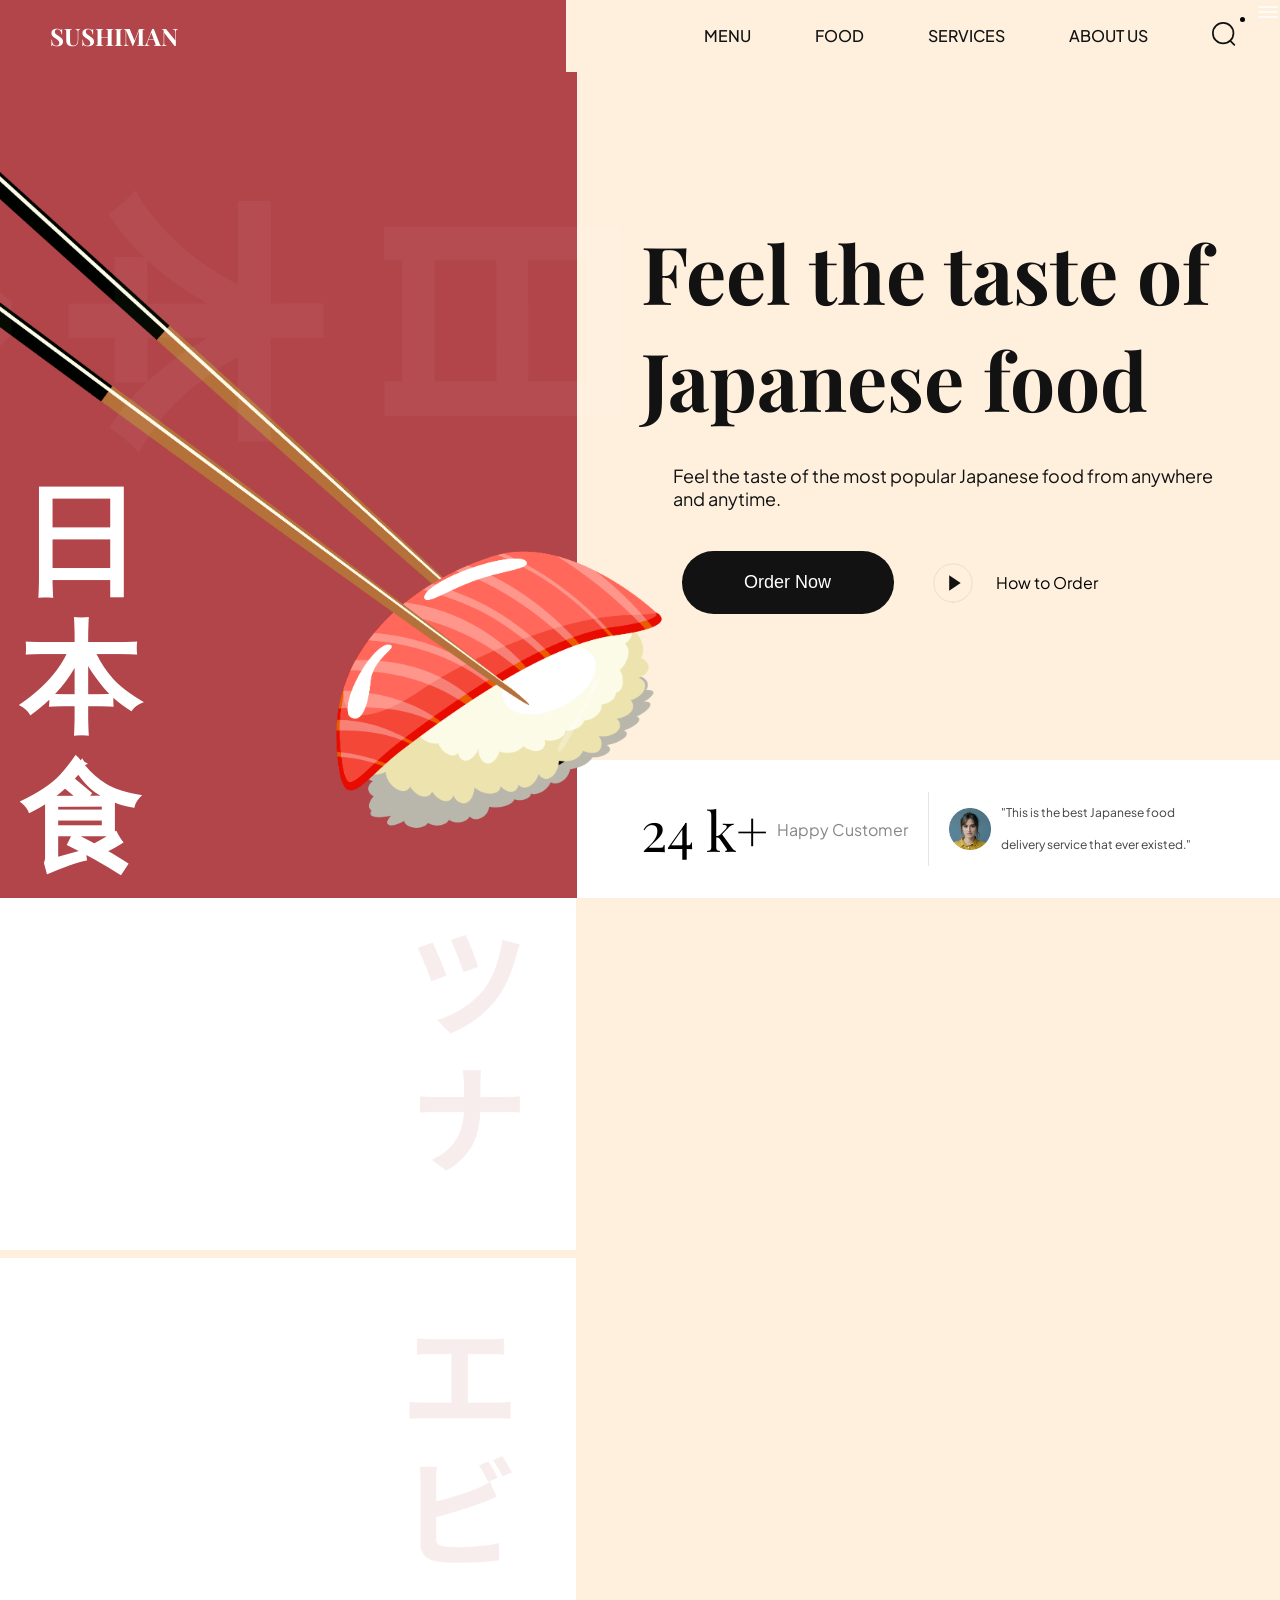
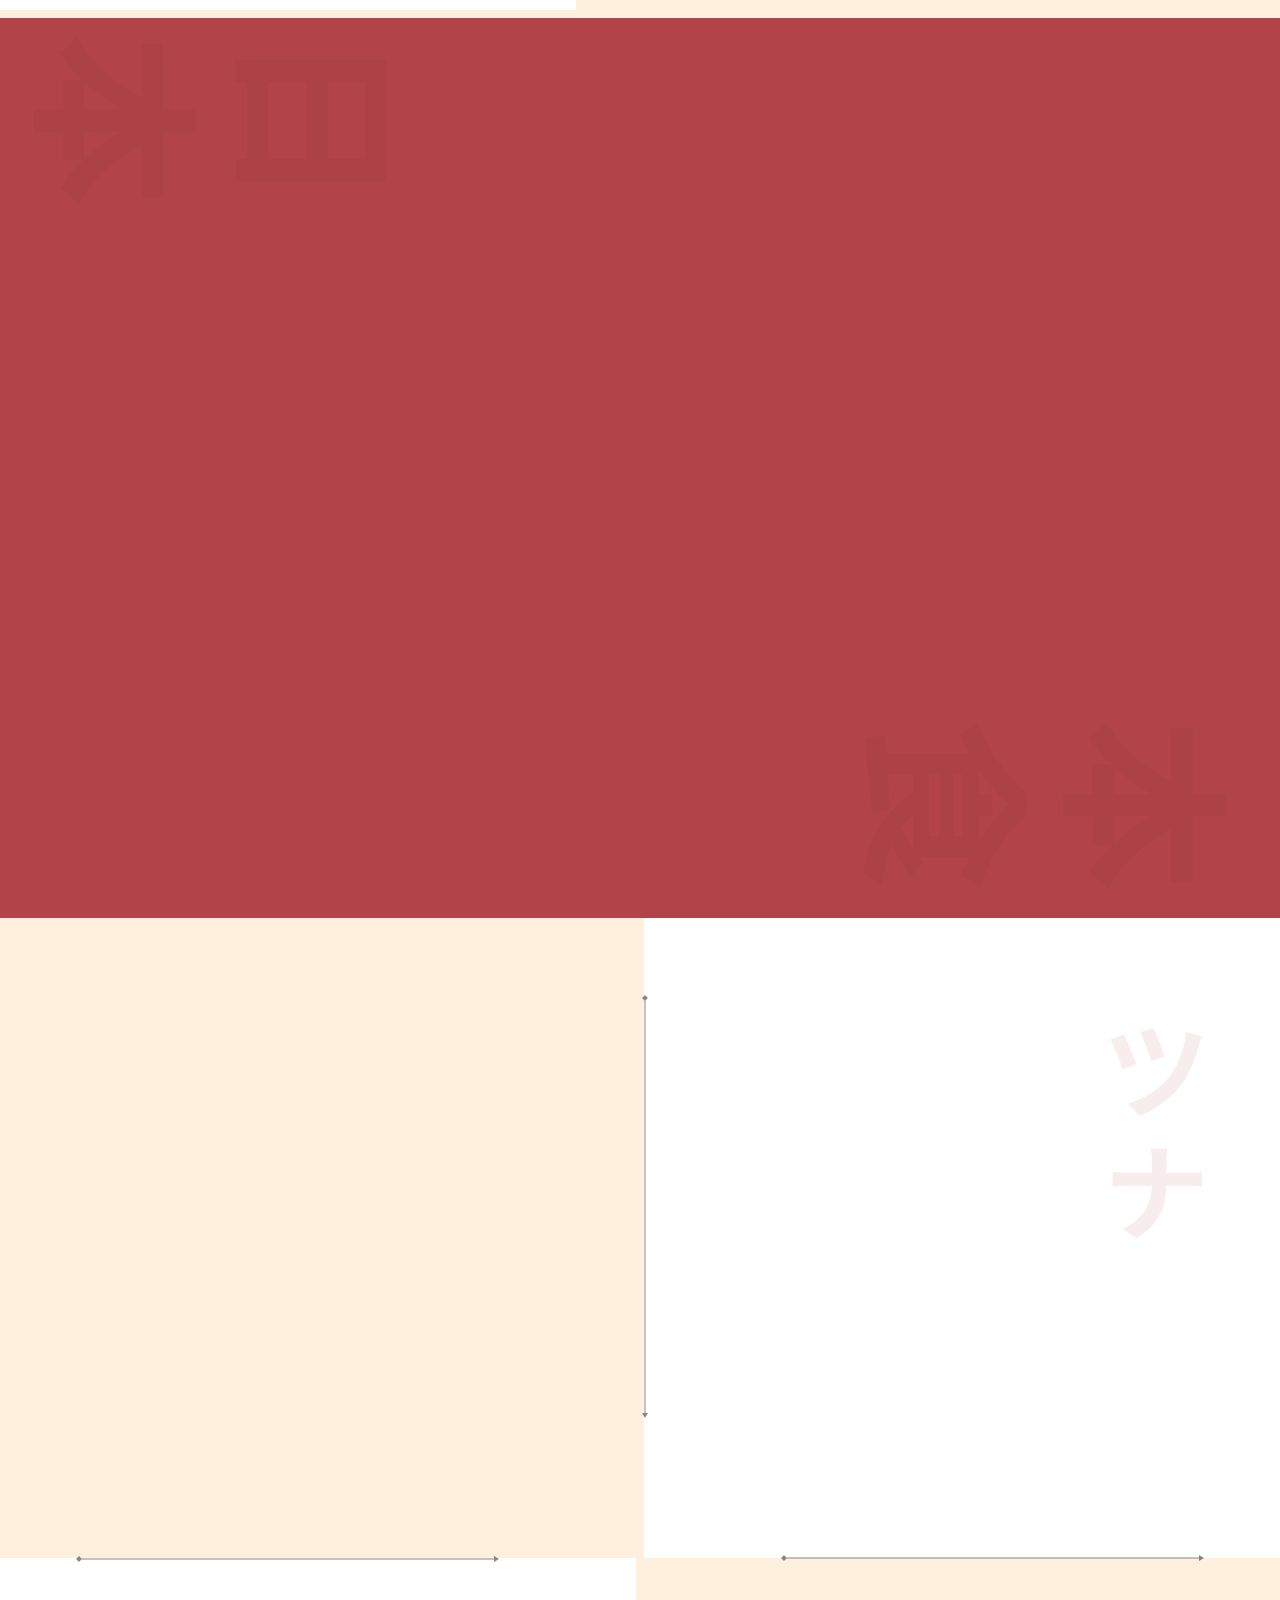
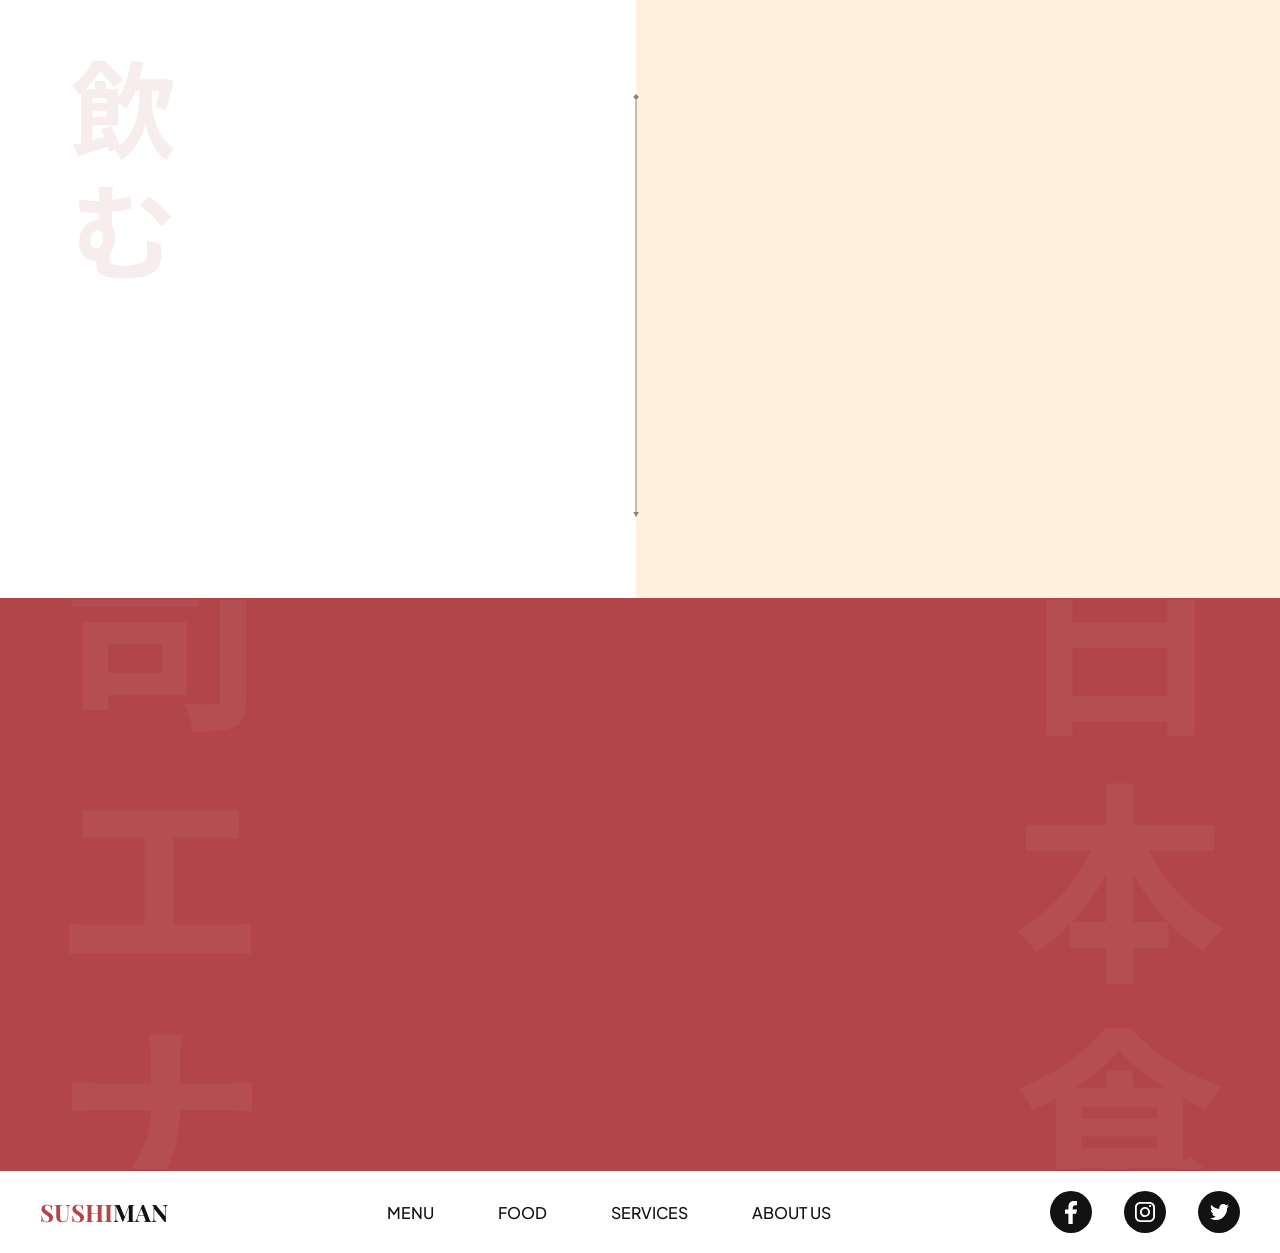
<file: index.html>
<!DOCTYPE html>
<html lang="en">
	<head>
		<meta charset="UTF-8" />
		<link rel="icon" type="image/svg+xml" href="/vite.svg" />
		<meta name="viewport" content="width=device-width, initial-scale=1.0" />
		<link rel="icon" type="image/png" href="./public/sushi.png" />
		<link rel="stylesheet" href="./css/style.css" />
		<link rel="stylesheet" href="https://unpkg.com/aos@next/dist/aos.css" />

		<title>Sushi</title>
	</head>
	<body>
		<header>
			<nav class="header__nav">
				<div class="header__logo">
					<div class="header__logo-overlay"></div>
					<h4 data-aos="fade-down">Sushiman</h4>
				</div>
				<ul class="header__menu" data-aos="fade-down">
					<li>
						<a href="#menu">Menu</a>
					</li>
					<li>
						<a href="#food">Food</a>
					</li>
					<li>
						<a href="#services">Services</a>
					</li>
					<li>
						<a href="#about-us">About Us</a>
					</li>
					<li>
						<img src="assets/search.svg" alt="search" />
					</li>
				</ul>
				<ul class="header__menu-moblie" data-aos="fade-down">
					<li><img src="assets/menu.svg" alt="menu" /></li>
				</ul>
			</nav>
		</header>
		<section class="hero">
			<div class="hero-image">
				<img src="assets/sushi-1.png" alt="sushi" data-aos="fade-up" />
				<h2 data-aos="fade-up">
					日<br />
					本<br />
					食<br />
				</h2>
				<div class="hero-image__overlay"></div>
			</div>
			<div class="hero-content">
				<div class="hero-content-info" data-aos="fade-left">
					<h1>Feel the taste of Japanese food</h1>
					<p>
						Feel the taste of the most popular Japanese food from anywhere and
						anytime.
					</p>

					<div class="hero-content__buttons">
						<button class="hero-content__order-button">Order Now</button>
						<button class="hero-content__play-button">
							<img src="assets/play-circle.svg" alt="play" />
							How to Order
						</button>
					</div>
				</div>

				<div class="hero-content__testimonial" data-aos="fade-up">
					<div class="hero-content__customer flex-center">
						<h4>24 <span>k+</span></h4>
						<p>Happy Customer</p>
					</div>

					<div class="hero-content__review">
						<img src="assets/user.png" alt="user" />
						<p>
							"This is the best Japanese food delivery service that ever
							existed."
						</p>
					</div>
				</div>
			</div>
		</section>
		<section class="about-us" id="about-us">
			<div class="about-us__image">
				<div class="about-us__image-sushi3">
					<img src="assets/sushi-3.png" alt="sushi" data-aos="fade-right" />
				</div>

				<button class="about-us__button" data-aos="zoom-out-left">
					Learn More
					<img src="assets/arrow-up-right.svg" alt="learn more" />
				</button>

				<div class="about-us__image-sushi2">
					<img src="assets/sushi-2.png" alt="sushi" data-aos="fade-right" />
				</div>
			</div>
			<div class="about-us__content" data-aos="fade-left">
				<p class="sushi__subtitle">About Us / 私たちに関しては</p>
				<h3 class="sushi_title">
					Our mission is to bring true Japanese flavours to you.
				</h3>
				<br />
				<p class="sushi__decription" data-aos="fade">
					We will continue to provide the experience of Omitenashi,the Japanese
					mindset of hospitality,with our shopping and dining for our customer
				</p>
			</div>
		</section>

		<section class="popular-foods" id="menu">
			<h2 class="popular-foods__title" data-aos="flip-up">
				Popular Food / 人気
			</h2>

			<div
				class="popular-foods__filters sushi__hide-scrollbar"
				data-aos="fade-up"
			>
				<button class="popular-foods__filter-btn active">All</button>
				<button class="popular-foods__filter-btn">
					<img src="./assets/sushi-9.png" alt="sushi 9" />
					Sushi
				</button>
				<button class="popular-foods__filter-btn">
					<img src="./assets/sushi-8.png" alt="sushi 9" />
					Ramen</button
				><button class="popular-foods__filter-btn">
					<img src="./assets/sushi-7.png" alt="sushi 9" />
					Udon</button
				><button class="popular-foods__filter-btn">
					<img src="./assets/sushi-6.png" alt="sushi 9" />
					Danggo
				</button>
				<button class="popular-foods__filter-btn">Other</button>
			</div>

			<div class="popular-foods__catalogue">
				<!-- javascript -->
				<article class="popular-foods__card" data-aos="fade-up">
					<img
						src="assets/sushi-12.png"
						alt="sushi-12"
						class="popular-foods__card-image"
						data-aos="zoom-out-right"
					/>
					<h4 class="popular-foods__card-title" data-aos="flip-down">
						hezu Sushi
					</h4>

					<div class="popular-foods__card-details flex-between">
						<div class="popular-foods__card-rating">
							<img src="assets/star.svg" alt="star" data-aos="flip-up" />
							<p>4.9</p>
						</div>
						<p class="popular-foods__card-price">$21.00</p>
					</div>
				</article>

				<article class="popular-foods__card active-card" data-aos="fade-down">
					<img
						src="assets/sushi-11.png"
						alt="sushi-10"
						class="popular-foods__card-image"
						data-aos="zoom-in-down"
					/>
					<h4 class="popular-foods__card-title" data-aos="flip-up">
						Original Sushi
					</h4>

					<div class="popular-foods__card-details flex-between">
						<div class="popular-foods__card-rating">
							<img src="assets/star.svg" alt="star" data-aos="flip-up" />
							<p>4.7</p>
						</div>
						<p class="popular-foods__card-price">$20.00</p>
					</div>
				</article>
				<article class="popular-foods__card" data-aos="fade-up">
					<img
						src="assets/sushi-10.png"
						alt="sushi-11"
						class="popular-foods__card-image"
						data-aos="zoom-out-left"
					/>
					<h4 class="popular-foods__card-title" data-aos="flip-down">
						Ramen Sushi
					</h4>

					<div class="popular-foods__card-details flex-between">
						<div class="popular-foods__card-rating">
							<img src="assets/star.svg" alt="star" data-aos="flip-up" />
							<p>4.7</p>
						</div>
						<p class="popular-foods__card-price">$15.00</p>
					</div>
				</article>
			</div>
			<button class="popular-foods__button" data-aos="flip-right">
				Explore Food
				<img src="assets/arrow-right.svg" alt="arrow-right" />
			</button>
		</section>

		<section class="trending" id="food">
			<section class="trending-sushi">
				<div class="trending__content" data-aos="fade-right">
					<p class="sushi__subtitle">What's Trending / トレンド</p>
					<h3 class="sushi__title">Japanese Sushi</h3>
					<p class="sushi__description">
						Feel the taste of the most delicious Sushi here.
					</p>
					<ul class="trending__list flex-between">
						<li>
							<div class="trending__icon flex-center">
								<img src="assets/check.svg" alt="check" />
							</div>
							<p>Make Sushi</p>
						</li>
						<li>
							<div class="trending__icon flex-center">
								<img src="assets/check.svg" alt="check" />
							</div>
							<p>Oshizushi</p>
						</li>
						<li>
							<div class="trending__icon flex-center">
								<img src="assets/check.svg" alt="check" />
							</div>
							<p>Uramaki Sushi</p>
						</li>
						<li>
							<div class="trending__icon flex-center">
								<img src="assets/check.svg" alt="check" />
							</div>
							<p>Nigiri Sushi</p>
						</li>
						<li>
							<div class="trending__icon flex-center">
								<img src="assets/check.svg" alt="check" />
							</div>
							<p>Temaki Sushi</p>
						</li>
						<li>
							<div class="trending__icon flex-center">
								<img src="assets/check.svg" alt="check" />
							</div>
							<p>Inari Sushi</p>
						</li>
					</ul>
				</div>

				<div class="trending__image flex-center">
					<img src="assets/sushi-5.png" alt="sushi-5" data-aos="fade-left" />

					<div class="trending__arrow trending__arrow-left">
						<img src="assets/arrow-vertical.svg" alt="arrow arrow-vertical" />
					</div>
					<div class="trending__arrow trending__arrow-bottom">
						<img
							src="assets/arrow-horizontal.svg"
							alt="arrow arrow-horizontal"
						/>
					</div>
				</div>
			</section>
			<div class="trending__discover" data-aos="zoom-in">
				<p>Discover</p>
			</div>
			<section class="trending-drinks">
				<div class="trending__image flex-center">
					<img src="assets/sushi-4.png" alt="sushi-4" data-aos="fade-right" />

					<div class="trending__arrow trending__arrow-top">
						<img
							src="assets/arrow-horizontal.svg"
							alt="arrow arrow-horizontal"
						/>
					</div>
					<div class="trending__arrow trending__arrow-right">
						<img src="assets/arrow-vertical.svg" alt="arrow arrow-vertical" />
					</div>
				</div>
				<div class="trending__content" data-aos="fade-left">
					<p class="sushi__subtitle">What's Trending / トレンド</p>
					<h3 class="sushi__title">Japanese Drink</h3>
					<p class="sushi__description">
						Feel the taste of the most delicious Sushi here. and japense drink
						here.
					</p>
					<ul class="trending__list flex-between">
						<li>
							<div class="trending__icon flex-center">
								<img src="assets/check.svg" alt="check" />
							</div>
							<p>Oruncha</p>
						</li>
						<li>
							<div class="trending__icon flex-center">
								<img src="assets/check.svg" alt="check" />
							</div>
							<p>Aojiru</p>
						</li>
						<li>
							<div class="trending__icon flex-center">
								<img src="assets/check.svg" alt="check" />
							</div>
							<p>Kombu-cha</p>
						</li>
						<li>
							<div class="trending__icon flex-center">
								<img src="assets/check.svg" alt="check" />
							</div>
							<p>Sakura Tea</p>
						</li>
						<li>
							<div class="trending__icon flex-center">
								<img src="assets/check.svg" alt="check" />
							</div>
							<p>Ofujucha</p>
						</li>
						<li>
							<div class="trending__icon flex-center">
								<img src="assets/check.svg" alt="check" />
							</div>
							<p>Mugicha</p>
						</li>
					</ul>
				</div>
			</section>
		</section>

		<section class="subscription flex-center" id="services">
			<h2 data-aos="flip-down">Get Offers Stright to your Inbox</h2>
			<p data-aos="fade-up">Sign up for the Sushiman Newsletter</p>

			<div class="subscription__form" data-aos="fade-up">
				<input type="text" placeholder="enter your email address" />
				<button>Get Started</button>
			</div>
		</section>

		<footer class="footer flex-between">
			<h3 class="footer__logo"><span>Sushi</span>man</h3>

			<ul class="footer__nav">
				<li><a href="#menu">Menu</a></li>
				<li><a href="#food">Food</a></li>
				<li><a href="#services">Services</a></li>
				<li><a href="#about-us">About Us</a></li>
			</ul>

			<ul class="footer__social">
				<li class="flex-center">
					<a class="flex-center" href="https://www.facebook.com/yash.warpe.35">
						<img src="assets/facebook.svg" alt="facebook" />
					</a>
				</li>
				<li class="flex-center">
					<a
						class="flex-center"
						href="https://www.instagram.com/yash_varpe.05/"
					>
						<img src="assets/instagram.svg" alt="instagram" />
					</a>
				</li>
				<li class="flex-center">
					<a class="flex-center" href="https://www.twitter.com/">
						<img src="assets/twitter.svg" alt="twitter" />
					</a>
				</li>
			</ul>
		</footer>

		<script src="https://unpkg.com/aos@next/dist/aos.js"></script>
		<script>
			AOS.init({ duration: 1000, offset: 100 });
		</script>
	</body>
</html>
</file>
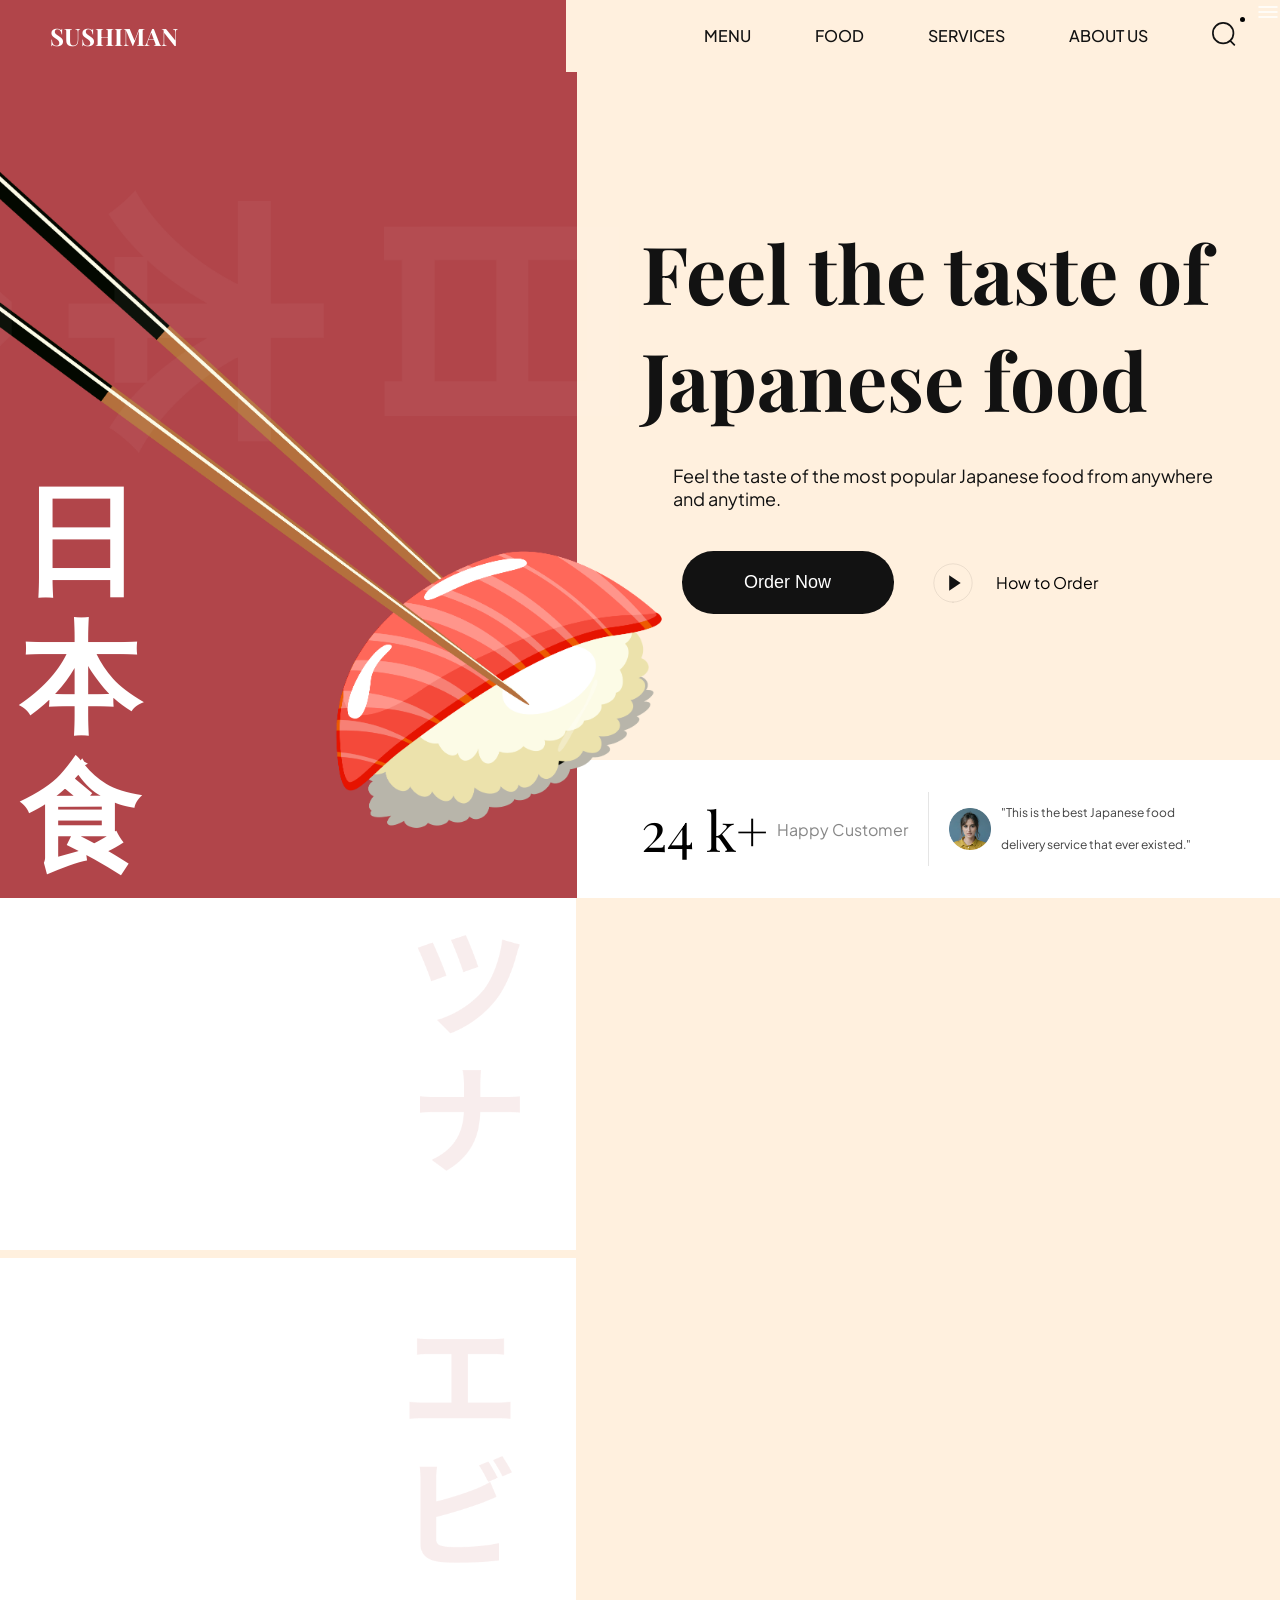
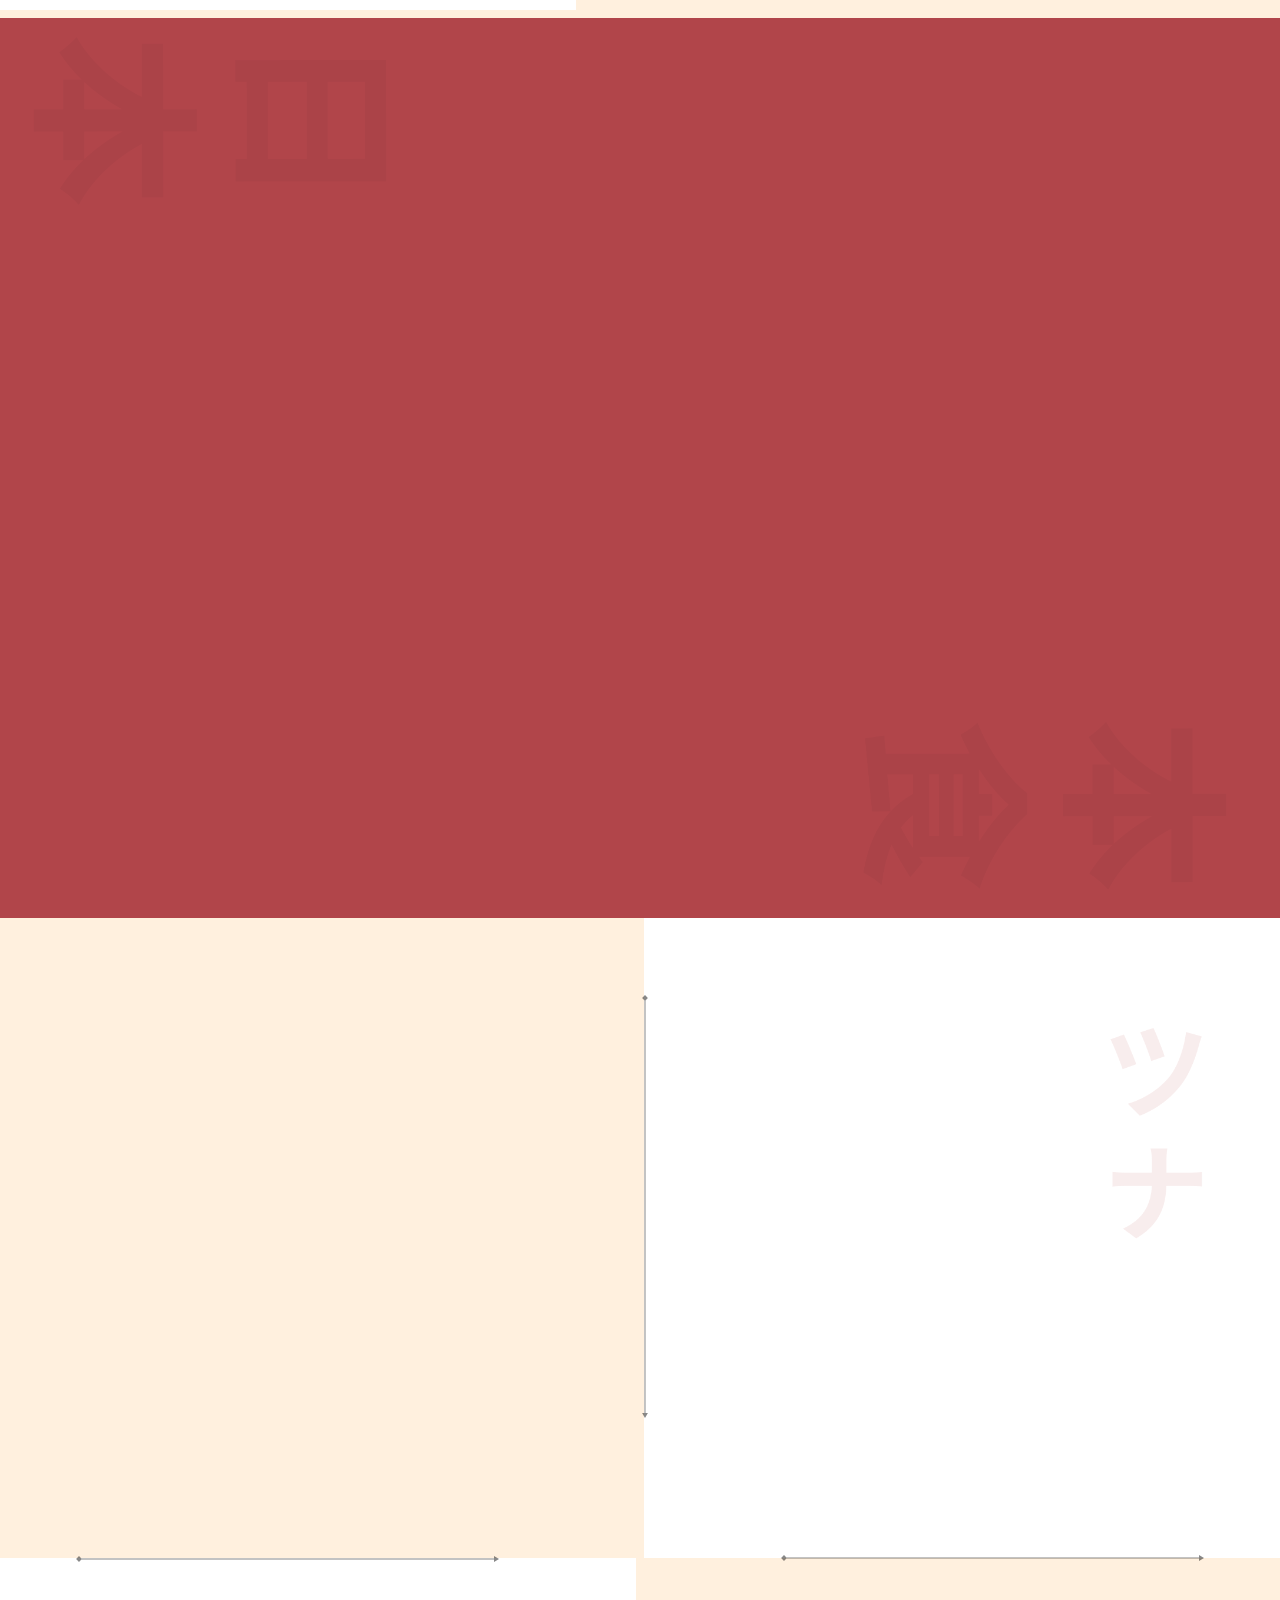
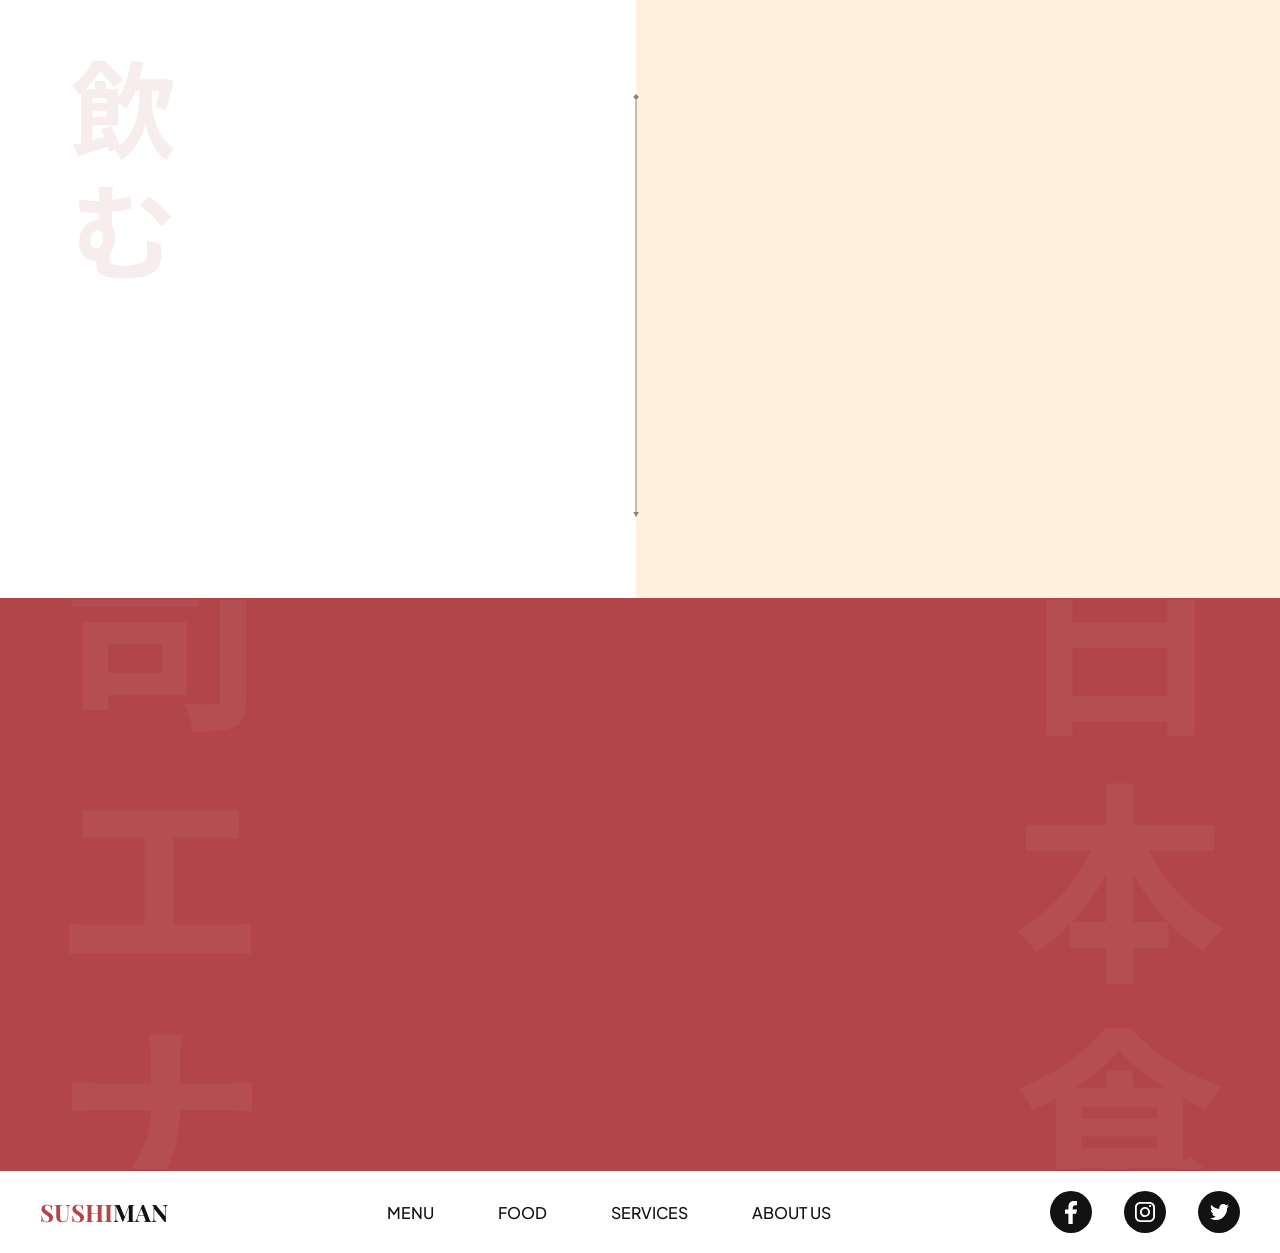
<file: Sushi/index.html>
<!DOCTYPE html>
<html lang="en">
	<head>
		<meta charset="UTF-8" />
		<link rel="icon" type="image/svg+xml" href="/vite.svg" />
		<meta name="viewport" content="width=device-width, initial-scale=1.0" />
		<link rel="icon" type="image/png" href="../Sushi/public/sushi.png" />
		<link rel="stylesheet" href="../Sushi/css/style.css" />
		<link rel="stylesheet" href="https://unpkg.com/aos@next/dist/aos.css" />

		<title>Sushi</title>
	</head>
	<body>
		<header>
			<nav class="header__nav">
				<div class="header__logo">
					<div class="header__logo-overlay"></div>
					<h4 data-aos="fade-down">Sushiman</h4>
				</div>
				<ul class="header__menu" data-aos="fade-down">
					<li>
						<a href="#menu">Menu</a>
					</li>
					<li>
						<a href="#food">Food</a>
					</li>
					<li>
						<a href="#services">Services</a>
					</li>
					<li>
						<a href="#about-us">About Us</a>
					</li>
					<li>
						<img src="assets/search.svg" alt="search" />
					</li>
				</ul>
				<ul class="header__menu-moblie" data-aos="fade-down">
					<li><img src="assets/menu.svg" alt="menu" /></li>
				</ul>
			</nav>
		</header>
		<section class="hero">
			<div class="hero-image">
				<img src="assets/sushi-1.png" alt="sushi" data-aos="fade-up" />
				<h2 data-aos="fade-up">
					日<br />
					本<br />
					食<br />
				</h2>
				<div class="hero-image__overlay"></div>
			</div>
			<div class="hero-content">
				<div class="hero-content-info" data-aos="fade-left">
					<h1>Feel the taste of Japanese food</h1>
					<p>
						Feel the taste of the most popular Japanese food from anywhere and
						anytime.
					</p>

					<div class="hero-content__buttons">
						<button class="hero-content__order-button">Order Now</button>
						<button class="hero-content__play-button">
							<img src="assets/play-circle.svg" alt="play" />
							How to Order
						</button>
					</div>
				</div>

				<div class="hero-content__testimonial" data-aos="fade-up">
					<div class="hero-content__customer flex-center">
						<h4>24 <span>k+</span></h4>
						<p>Happy Customer</p>
					</div>

					<div class="hero-content__review">
						<img src="assets/user.png" alt="user" />
						<p>
							"This is the best Japanese food delivery service that ever
							existed."
						</p>
					</div>
				</div>
			</div>
		</section>
		<section class="about-us" id="about-us">
			<div class="about-us__image">
				<div class="about-us__image-sushi3">
					<img src="assets/sushi-3.png" alt="sushi" data-aos="fade-right" />
				</div>

				<button class="about-us__button" data-aos="zoom-out-left">
					Learn More
					<img src="assets/arrow-up-right.svg" alt="learn more" />
				</button>

				<div class="about-us__image-sushi2">
					<img src="assets/sushi-2.png" alt="sushi" data-aos="fade-right" />
				</div>
			</div>
			<div class="about-us__content" data-aos="fade-left">
				<p class="sushi__subtitle">About Us / 私たちに関しては</p>
				<h3 class="sushi_title">
					Our mission is to bring true Japanese flavours to you.
				</h3>
				<br />
				<p class="sushi__decription" data-aos="fade">
					We will continue to provide the experience of Omitenashi,the Japanese
					mindset of hospitality,with our shopping and dining for our customer
				</p>
			</div>
		</section>

		<section class="popular-foods" id="menu">
			<h2 class="popular-foods__title" data-aos="flip-up">
				Popular Food / 人気
			</h2>

			<div
				class="popular-foods__filters sushi__hide-scrollbar"
				data-aos="fade-up"
			>
				<button class="popular-foods__filter-btn active">All</button>
				<button class="popular-foods__filter-btn">
					<img src="/Sushi/assets/sushi-9.png" alt="sushi 9" />
					Sushi
				</button>
				<button class="popular-foods__filter-btn">
					<img src="/Sushi/assets/sushi-8.png" alt="sushi 9" />
					Ramen</button
				><button class="popular-foods__filter-btn">
					<img src="/Sushi/assets/sushi-7.png" alt="sushi 9" />
					Udon</button
				><button class="popular-foods__filter-btn">
					<img src="/Sushi/assets/sushi-6.png" alt="sushi 9" />
					Danggo
				</button>
				<button class="popular-foods__filter-btn">Other</button>
			</div>

			<div class="popular-foods__catalogue">
				<!-- javascript -->
				<article class="popular-foods__card" data-aos="fade-up">
					<img
						src="assets/sushi-12.png"
						alt="sushi-12"
						class="popular-foods__card-image"
						data-aos="zoom-out-right"
					/>
					<h4 class="popular-foods__card-title" data-aos="flip-down">
						hezu Sushi
					</h4>

					<div class="popular-foods__card-details flex-between">
						<div class="popular-foods__card-rating">
							<img src="assets/star.svg" alt="star" data-aos="flip-up" />
							<p>4.9</p>
						</div>
						<p class="popular-foods__card-price">$21.00</p>
					</div>
				</article>

				<article class="popular-foods__card active-card" data-aos="fade-down">
					<img
						src="assets/sushi-11.png"
						alt="sushi-10"
						class="popular-foods__card-image"
						data-aos="zoom-in-down"
					/>
					<h4 class="popular-foods__card-title" data-aos="flip-up">
						Original Sushi
					</h4>

					<div class="popular-foods__card-details flex-between">
						<div class="popular-foods__card-rating">
							<img src="assets/star.svg" alt="star" data-aos="flip-up" />
							<p>4.7</p>
						</div>
						<p class="popular-foods__card-price">$20.00</p>
					</div>
				</article>
				<article class="popular-foods__card" data-aos="fade-up">
					<img
						src="assets/sushi-10.png"
						alt="sushi-11"
						class="popular-foods__card-image"
						data-aos="zoom-out-left"
					/>
					<h4 class="popular-foods__card-title" data-aos="flip-down">
						Ramen Sushi
					</h4>

					<div class="popular-foods__card-details flex-between">
						<div class="popular-foods__card-rating">
							<img src="assets/star.svg" alt="star" data-aos="flip-up" />
							<p>4.7</p>
						</div>
						<p class="popular-foods__card-price">$15.00</p>
					</div>
				</article>
			</div>
			<button class="popular-foods__button" data-aos="flip-right">
				Explore Food
				<img src="assets/arrow-right.svg" alt="arrow-right" />
			</button>
		</section>

		<section class="trending" id="food">
			<section class="trending-sushi">
				<div class="trending__content" data-aos="fade-right">
					<p class="sushi__subtitle">What's Trending / トレンド</p>
					<h3 class="sushi__title">Japanese Sushi</h3>
					<p class="sushi__description">
						Feel the taste of the most delicious Sushi here.
					</p>
					<ul class="trending__list flex-between">
						<li>
							<div class="trending__icon flex-center">
								<img src="assets/check.svg" alt="check" />
							</div>
							<p>Make Sushi</p>
						</li>
						<li>
							<div class="trending__icon flex-center">
								<img src="assets/check.svg" alt="check" />
							</div>
							<p>Oshizushi</p>
						</li>
						<li>
							<div class="trending__icon flex-center">
								<img src="assets/check.svg" alt="check" />
							</div>
							<p>Uramaki Sushi</p>
						</li>
						<li>
							<div class="trending__icon flex-center">
								<img src="assets/check.svg" alt="check" />
							</div>
							<p>Nigiri Sushi</p>
						</li>
						<li>
							<div class="trending__icon flex-center">
								<img src="assets/check.svg" alt="check" />
							</div>
							<p>Temaki Sushi</p>
						</li>
						<li>
							<div class="trending__icon flex-center">
								<img src="assets/check.svg" alt="check" />
							</div>
							<p>Inari Sushi</p>
						</li>
					</ul>
				</div>

				<div class="trending__image flex-center">
					<img src="assets/sushi-5.png" alt="sushi-5" data-aos="fade-left" />

					<div class="trending__arrow trending__arrow-left">
						<img src="assets/arrow-vertical.svg" alt="arrow arrow-vertical" />
					</div>
					<div class="trending__arrow trending__arrow-bottom">
						<img
							src="assets/arrow-horizontal.svg"
							alt="arrow arrow-horizontal"
						/>
					</div>
				</div>
			</section>
			<div class="trending__discover" data-aos="zoom-in">
				<p>Discover</p>
			</div>
			<section class="trending-drinks">
				<div class="trending__image flex-center">
					<img src="assets/sushi-4.png" alt="sushi-4" data-aos="fade-right" />

					<div class="trending__arrow trending__arrow-top">
						<img
							src="assets/arrow-horizontal.svg"
							alt="arrow arrow-horizontal"
						/>
					</div>
					<div class="trending__arrow trending__arrow-right">
						<img src="assets/arrow-vertical.svg" alt="arrow arrow-vertical" />
					</div>
				</div>
				<div class="trending__content" data-aos="fade-left">
					<p class="sushi__subtitle">What's Trending / トレンド</p>
					<h3 class="sushi__title">Japanese Drink</h3>
					<p class="sushi__description">
						Feel the taste of the most delicious Sushi here. and japense drink
						here.
					</p>
					<ul class="trending__list flex-between">
						<li>
							<div class="trending__icon flex-center">
								<img src="assets/check.svg" alt="check" />
							</div>
							<p>Oruncha</p>
						</li>
						<li>
							<div class="trending__icon flex-center">
								<img src="assets/check.svg" alt="check" />
							</div>
							<p>Aojiru</p>
						</li>
						<li>
							<div class="trending__icon flex-center">
								<img src="assets/check.svg" alt="check" />
							</div>
							<p>Kombu-cha</p>
						</li>
						<li>
							<div class="trending__icon flex-center">
								<img src="assets/check.svg" alt="check" />
							</div>
							<p>Sakura Tea</p>
						</li>
						<li>
							<div class="trending__icon flex-center">
								<img src="assets/check.svg" alt="check" />
							</div>
							<p>Ofujucha</p>
						</li>
						<li>
							<div class="trending__icon flex-center">
								<img src="assets/check.svg" alt="check" />
							</div>
							<p>Mugicha</p>
						</li>
					</ul>
				</div>
			</section>
		</section>

		<section class="subscription flex-center" id="services">
			<h2 data-aos="flip-down">Get Offers Stright to your Inbox</h2>
			<p data-aos="fade-up">Sign up for the Sushiman Newsletter</p>

			<div class="subscription__form" data-aos="fade-up">
				<input type="text" placeholder="enter your email address" />
				<button>Get Started</button>
			</div>
		</section>

		<footer class="footer flex-between">
			<h3 class="footer__logo"><span>Sushi</span>man</h3>

			<ul class="footer__nav">
				<li><a href="#menu">Menu</a></li>
				<li><a href="#food">Food</a></li>
				<li><a href="#services">Services</a></li>
				<li><a href="#about-us">About Us</a></li>
			</ul>

			<ul class="footer__social">
				<li class="flex-center">
					<a class="flex-center" href="https://www.facebook.com/yash.warpe.35">
						<img src="assets/facebook.svg" alt="facebook" />
					</a>
				</li>
				<li class="flex-center">
					<a
						class="flex-center"
						href="https://www.instagram.com/yash_varpe.05/"
					>
						<img src="assets/instagram.svg" alt="instagram" />
					</a>
				</li>
				<li class="flex-center">
					<a class="flex-center" href="https://www.twitter.com/">
						<img src="assets/twitter.svg" alt="twitter" />
					</a>
				</li>
			</ul>
		</footer>

		<script src="https://unpkg.com/aos@next/dist/aos.js"></script>
		<script>
			AOS.init({ duration: 1000, offset: 100 });
		</script>
	</body>
</html>
</file>
<file: css/style.css>
@import url("https://fonts.googleapis.com/css2?family=Playfair+Display:wght@400;500;600;700;800;900&display=swap");
@import url("https://fonts.googleapis.com/css2?family=Plus+Jakarta+Sans:wght@200;300;400;500;600;700;800&display=swap");

/* other css file imports */
@import url("sections/header.css");
@import url("sections/hero.css");
@import url("sections/about.css");
@import url("sections/popular.css");
@import url("sections/tranding.css");
@import url("sections/subscribe.css");
@import url("sections/footer.css");

/* CSS variables for reusablity across all files (including above imported) */
:root {
	--playfair-display: "Playfair Display", serif;
	--plus-jakarta-sans: "Plus Jakarta Sans", sans-serif;

	--primary-color: #b1454a;
	--secondary-color: #121212;

	--black-200: #020202;
	--black-300: #333333;
	--black-400: #1f1e31;
	--black-500: #555555;
	--gray-100: #888888;

	--color-white: #fff;
	--color-creamson: #fff0de;
}

* {
	margin: 0;
	padding: 0;
	box-sizing: border-box;
	scroll-behavior: smooth;
}

body {
	max-width: 1280px;
	margin: 0 auto;
	background-color: var(--color-creamson);
}

a {
	text-decoration: none;
	color: inherit;
}
.flex-center {
	display: flex;
	justify-content: center;
	align-items: center;
}

.flex-between {
	display: flex;
	justify-content: space-between;
	align-items: center;
}

.sushi__subtitle {
	font-size: 18px;
	font-weight: 400;
	font-family: var(--plus-jakarta-sans);

	color: var(--primary-color);
	opacity: 0.8;

	letter-spacing: -0.01em;
}

.sushi__title {
	font-size: 64px;
	font-weight: 600;
	font-family: var(--playfair-display);

	color: var(--secondary-color);

	margin-top: 16px;
}

.sushi__description {
	font-size: 18px;
	font-weight: 400;
	font-family: var(--plus-jakarta-sans);

	line-height: 36px;
	letter-spacing: -0.01em;

	color: var(--secondary-color);
	opacity: 0.8;

	margin: 32px 0px;
}

/* Hide scrollbar for Chrome, Safari and Opera */
.sushi__hide-scrollbar::-webkit-scrollbar {
	display: none;
}

/* Hide scrollbar for IE, Edge and Firefox */
.sushi__hide-scrollbar {
	-ms-overflow-style: none; /* IE and Edge */
	scrollbar-width: none; /* Firefox */
}

/* START: about us media queries */
@media screen and (max-width: 1024px) {
	.about-us {
		flex-direction: column;
	}

	.about-us__image {
		flex-direction: row;
	}

	.about-us__image-sushi3 {
		border-bottom: none;
		border-right: 8px solid var(--color-creamson);
	}

	.about-us__button {
		display: none;
	}
}

@media screen and (max-width: 750px) {
	.about-us__image {
		flex-direction: column;
	}

	.about-us__image-sushi3 {
		border-bottom: 8px solid var(--color-creamson);
		border-right: none;
	}

	.about-us__button {
		display: block;
		top: 47%;
	}
}

@media screen and (max-width: 550px) {
	.about-us__image-sushi2 img,
	.about-us__image-sushi3 img {
		width: 50%;
		height: 160px;

		object-fit: contain;
	}

	.about-us__image div {
		padding: 32px;
	}

	.about-us__button {
		top: 44%;
	}

	.about-us__content {
		padding: 32px;
	}
}
/* END: about us media queries */

/* START: header media querie */
@media screen and (max-width: 900px) {
	.header__nav {
		background: var(--primary-color);
	}

	.header__menu {
		display: none;
	}

	.header__menu-mobile {
		display: flex;
	}
}

@media screen and (max-width: 550px) {
	.header__logo {
		padding-left: 0;
	}
}
/* END: header media queries */

/* START: hero media queries */
@media screen and (max-width: 1060px) {
	.hero {
		flex-direction: column;
	}

	.hero-image img {
		width: 100%;

		transform: matrix(1, 0.05, 0, 1.25, 0, 0) !important;
	}
}

@media screen and (max-width: 750px) {
	.hero-image h2 {
		font-size: 70px;
		line-height: 90px;
	}
}

@media screen and (max-width: 550px) {
	.hero-image h2 {
		font-size: 40px;
		line-height: 60px;
	}

	.hero-content-info {
		padding: 32px;
	}

	.hero-content-info h1 {
		font-size: 60px;
	}

	.hero-content-info p {
		margin: 32px 0;
	}

	.hero-content__buttons {
		margin: 41px 0;
	}

	.hero-content__testimonial {
		padding: 32px;
	}
}
/* END: hero media queries */

/* START: popular media queries */
@media screen and (max-width: 550px) {
	.popular-foods {
		padding: 64px 32px;
	}

	.popular-foods__card,
	.popular-foods__card.active-card {
		min-width: 100%;
	}
}
/* END: popular media queries */

/* START: subscribe media queries */
@media screen and (max-width: 550px) {
	.subscription {
		padding: 64px 32px;
	}

	.subscription h2 {
		font-size: 68px;
		line-height: 100px;
	}

	.subscription__form {
		flex-direction: column;
		gap: 20px;

		min-width: 100%;
		border-radius: 20px;
		padding: 0;

		border: none;
	}

	.subscription__form input {
		min-height: 50px;

		border: 1px solid rgba(255, 255, 255, 0.5);
		padding: 10px 20px;
		border-radius: 30px;
	}

	.subscription__form button {
		min-width: 100%;
	}
}
/* END: subscribe media queries */

/* START: trending media queries */
@media screen and (max-width: 1024px) {
	.trending-sushi {
		flex-direction: column;
	}

	.trending-drinks {
		flex-direction: column-reverse;
	}

	.trending__image {
		width: 100%;
		background-size: cover;
	}

	.trending__discover {
		display: none;
	}

	.trending__arrow {
		display: none;
	}
}

@media screen and (max-width: 550px) {
	.trending__image img {
		width: 70%;
		height: 70%;
	}

	.trending__content {
		padding: 32px;
	}
}
/* END: trending media queries */
</file>
<file: Sushi/css/style.css>
@import url("https://fonts.googleapis.com/css2?family=Playfair+Display:wght@400;500;600;700;800;900&display=swap");
@import url("https://fonts.googleapis.com/css2?family=Plus+Jakarta+Sans:wght@200;300;400;500;600;700;800&display=swap");

/* other css file imports */
@import url("sections/header.css");
@import url("sections/hero.css");
@import url("sections/about.css");
@import url("sections/popular.css");
@import url("sections/tranding.css");
@import url("sections/subscribe.css");
@import url("sections/footer.css");

/* CSS variables for reusablity across all files (including above imported) */
:root {
	--playfair-display: "Playfair Display", serif;
	--plus-jakarta-sans: "Plus Jakarta Sans", sans-serif;

	--primary-color: #b1454a;
	--secondary-color: #121212;

	--black-200: #020202;
	--black-300: #333333;
	--black-400: #1f1e31;
	--black-500: #555555;
	--gray-100: #888888;

	--color-white: #fff;
	--color-creamson: #fff0de;
}

* {
	margin: 0;
	padding: 0;
	box-sizing: border-box;
	scroll-behavior: smooth;
}

body {
	max-width: 1280px;
	margin: 0 auto;
	background-color: var(--color-creamson);
}

a {
	text-decoration: none;
	color: inherit;
}
.flex-center {
	display: flex;
	justify-content: center;
	align-items: center;
}

.flex-between {
	display: flex;
	justify-content: space-between;
	align-items: center;
}

.sushi__subtitle {
	font-size: 18px;
	font-weight: 400;
	font-family: var(--plus-jakarta-sans);

	color: var(--primary-color);
	opacity: 0.8;

	letter-spacing: -0.01em;
}

.sushi__title {
	font-size: 64px;
	font-weight: 600;
	font-family: var(--playfair-display);

	color: var(--secondary-color);

	margin-top: 16px;
}

.sushi__description {
	font-size: 18px;
	font-weight: 400;
	font-family: var(--plus-jakarta-sans);

	line-height: 36px;
	letter-spacing: -0.01em;

	color: var(--secondary-color);
	opacity: 0.8;

	margin: 32px 0px;
}

/* Hide scrollbar for Chrome, Safari and Opera */
.sushi__hide-scrollbar::-webkit-scrollbar {
	display: none;
}

/* Hide scrollbar for IE, Edge and Firefox */
.sushi__hide-scrollbar {
	-ms-overflow-style: none; /* IE and Edge */
	scrollbar-width: none; /* Firefox */
}

/* START: about us media queries */
@media screen and (max-width: 1024px) {
	.about-us {
		flex-direction: column;
	}

	.about-us__image {
		flex-direction: row;
	}

	.about-us__image-sushi3 {
		border-bottom: none;
		border-right: 8px solid var(--color-creamson);
	}

	.about-us__button {
		display: none;
	}
}

@media screen and (max-width: 750px) {
	.about-us__image {
		flex-direction: column;
	}

	.about-us__image-sushi3 {
		border-bottom: 8px solid var(--color-creamson);
		border-right: none;
	}

	.about-us__button {
		display: block;
		top: 47%;
	}
}

@media screen and (max-width: 550px) {
	.about-us__image-sushi2 img,
	.about-us__image-sushi3 img {
		width: 50%;
		height: 160px;

		object-fit: contain;
	}

	.about-us__image div {
		padding: 32px;
	}

	.about-us__button {
		top: 44%;
	}

	.about-us__content {
		padding: 32px;
	}
}
/* END: about us media queries */

/* START: header media querie */
@media screen and (max-width: 900px) {
	.header__nav {
		background: var(--primary-color);
	}

	.header__menu {
		display: none;
	}

	.header__menu-mobile {
		display: flex;
	}
}

@media screen and (max-width: 550px) {
	.header__logo {
		padding-left: 0;
	}
}
/* END: header media queries */

/* START: hero media queries */
@media screen and (max-width: 1060px) {
	.hero {
		flex-direction: column;
	}

	.hero-image img {
		width: 100%;

		transform: matrix(1, 0.05, 0, 1.25, 0, 0) !important;
	}
}

@media screen and (max-width: 750px) {
	.hero-image h2 {
		font-size: 70px;
		line-height: 90px;
	}
}

@media screen and (max-width: 550px) {
	.hero-image h2 {
		font-size: 40px;
		line-height: 60px;
	}

	.hero-content-info {
		padding: 32px;
	}

	.hero-content-info h1 {
		font-size: 60px;
	}

	.hero-content-info p {
		margin: 32px 0;
	}

	.hero-content__buttons {
		margin: 41px 0;
	}

	.hero-content__testimonial {
		padding: 32px;
	}
}
/* END: hero media queries */

/* START: popular media queries */
@media screen and (max-width: 550px) {
	.popular-foods {
		padding: 64px 32px;
	}

	.popular-foods__card,
	.popular-foods__card.active-card {
		min-width: 100%;
	}
}
/* END: popular media queries */

/* START: subscribe media queries */
@media screen and (max-width: 550px) {
	.subscription {
		padding: 64px 32px;
	}

	.subscription h2 {
		font-size: 68px;
		line-height: 100px;
	}

	.subscription__form {
		flex-direction: column;
		gap: 20px;

		min-width: 100%;
		border-radius: 20px;
		padding: 0;

		border: none;
	}

	.subscription__form input {
		min-height: 50px;

		border: 1px solid rgba(255, 255, 255, 0.5);
		padding: 10px 20px;
		border-radius: 30px;
	}

	.subscription__form button {
		min-width: 100%;
	}
}
/* END: subscribe media queries */

/* START: trending media queries */
@media screen and (max-width: 1024px) {
	.trending-sushi {
		flex-direction: column;
	}

	.trending-drinks {
		flex-direction: column-reverse;
	}

	.trending__image {
		width: 100%;
		background-size: cover;
	}

	.trending__discover {
		display: none;
	}

	.trending__arrow {
		display: none;
	}
}

@media screen and (max-width: 550px) {
	.trending__image img {
		width: 70%;
		height: 70%;
	}

	.trending__content {
		padding: 32px;
	}
}
/* END: trending media queries */
</file>
